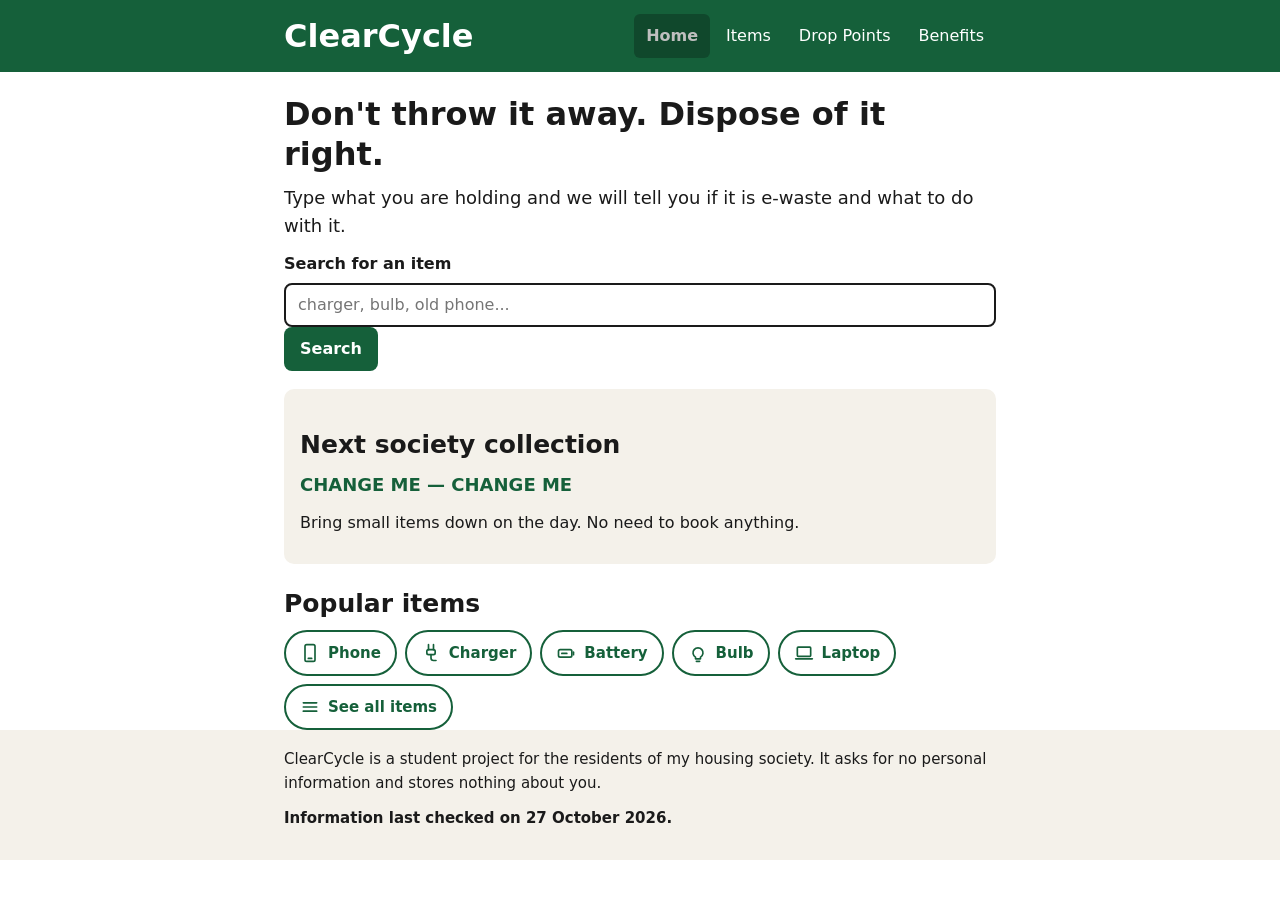
<file: index.html>
<!DOCTYPE html>
<html lang="en">
<head>
<meta charset="UTF-8">
<meta name="viewport" content="width=device-width, initial-scale=1">
<title>Home — ClearCycle</title>
<link rel="stylesheet" href="style.css">
</head>
<body>
<header>
  <div class="wrap bar">
    <a class="brand" href="index.html">ClearCycle</a>
    <nav aria-label="Main">
      <ul>
        <li><a href="index.html" aria-current="page">Home</a></li>
        <li><a href="items.html">Items</a></li>
        <li><a href="droppoints.html">Drop Points</a></li>
        <li><a href="benefits.html">Benefits</a></li>
      </ul>
    </nav>
  </div>
</header>
<main class="wrap">
  <h1>Don't throw it away. Dispose of it right.</h1>
  <p class="lede">Type what you are holding and we will tell you if it is
     e-waste and what to do with it.</p>

  <label class="search-label" for="home-search">Search for an item</label>
  <input class="search-box" type="search" id="home-search"
         placeholder="charger, bulb, old phone...">
  <p><a class="btn" href="items.html" id="go">Search</a></p>

  <section class="panel">
    <h2>Next society collection</h2>
    <p class="collection-date" id="collection-date">Loading...</p>
    <p>Bring small items down on the day. No need to book anything.</p>
  </section>

  <h2>Popular items</h2>
  <ul class="quick">
    <li><a href="items.html?q=phone"><svg class="ic" viewBox="0 0 24 24" aria-hidden="true"><rect x="6" y="2" width="12" height="20" rx="2"/><line x1="10" y1="18.5" x2="14" y2="18.5"/></svg>Phone</a></li>
    <li><a href="items.html?q=charger"><svg class="ic" viewBox="0 0 24 24" aria-hidden="true"><path d="M9 2v6M15 2v6"/><rect x="7" y="8" width="10" height="6" rx="2"/><path d="M12 14v4a3 3 0 0 0 3 3h3"/></svg>Charger</a></li>
    <li><a href="items.html?q=battery"><svg class="ic" viewBox="0 0 24 24" aria-hidden="true"><rect x="3" y="8" width="16" height="9" rx="2"/><line x1="21" y1="11" x2="21" y2="14"/><line x1="7" y1="12.5" x2="13" y2="12.5"/></svg>Battery</a></li>
    <li><a href="items.html?q=bulb"><svg class="ic" viewBox="0 0 24 24" aria-hidden="true"><path d="M9 17a6 6 0 1 1 6 0v2H9z"/><line x1="10" y1="22" x2="14" y2="22"/></svg>Bulb</a></li>
    <li><a href="items.html?q=laptop"><svg class="ic" viewBox="0 0 24 24" aria-hidden="true"><rect x="4" y="5" width="16" height="11" rx="1"/><line x1="2" y1="19" x2="22" y2="19"/></svg>Laptop</a></li>
    <li><a href="items.html"><svg class="ic" viewBox="0 0 24 24" aria-hidden="true"><line x1="4" y1="7" x2="20" y2="7"/><line x1="4" y1="12" x2="20" y2="12"/><line x1="4" y1="17" x2="20" y2="17"/></svg>See all items</a></li>
  </ul>
</main>
<footer>
  <div class="wrap">
    <p>ClearCycle is a student project for the residents of my housing society.
       It asks for no personal information and stores nothing about you.</p>
    <p class="updated"></p>
  </div>
</footer>
<script src="data.js"></script>
<script src="app.js"></script>
</body>
</html>
</file>
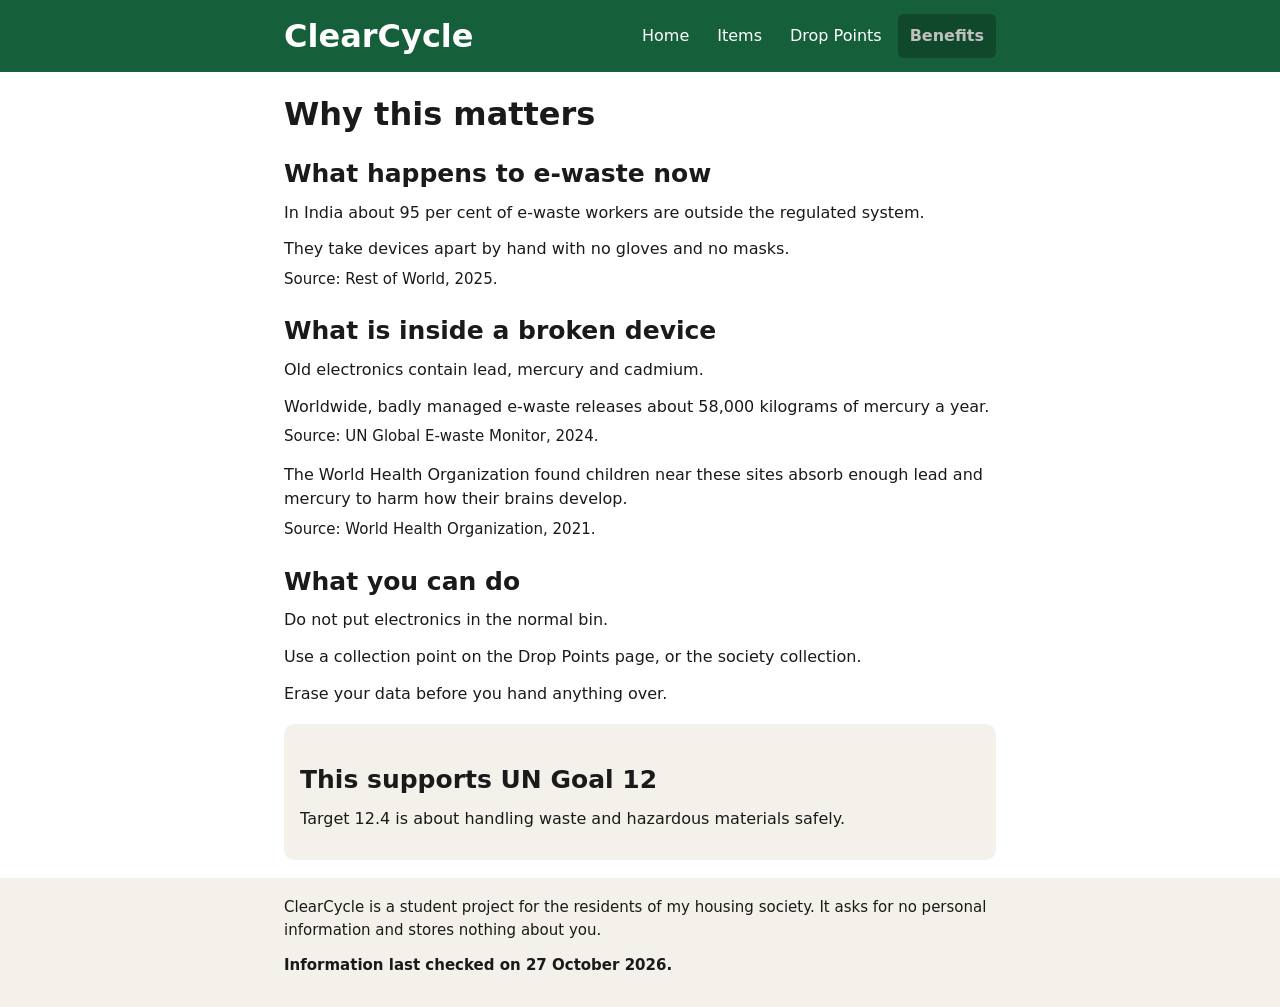
<file: benefits.html>
<!DOCTYPE html>
<html lang="en">
<head>
<meta charset="UTF-8">
<meta name="viewport" content="width=device-width, initial-scale=1">
<title>Benefits — ClearCycle</title>
<link rel="stylesheet" href="style.css">
</head>
<body>
<header>
  <div class="wrap bar">
    <a class="brand" href="index.html">ClearCycle</a>
    <nav aria-label="Main">
      <ul>
        <li><a href="index.html">Home</a></li>
        <li><a href="items.html">Items</a></li>
        <li><a href="droppoints.html">Drop Points</a></li>
        <li><a href="benefits.html" aria-current="page">Benefits</a></li>
      </ul>
    </nav>
  </div>
</header>
<main class="wrap">
  <h1>Why this matters</h1>

  <h2>What happens to e-waste now</h2>
  <p>In India about 95 per cent of e-waste workers are outside the regulated system.</p>
  <p>They take devices apart by hand with no gloves and no masks.</p>
  <p class="src">Source: Rest of World, 2025.</p>

  <h2>What is inside a broken device</h2>
  <p>Old electronics contain lead, mercury and cadmium.</p>
  <p>Worldwide, badly managed e-waste releases about 58,000 kilograms of mercury a year.</p>
  <p class="src">Source: UN Global E-waste Monitor, 2024.</p>
  <p>The World Health Organization found children near these sites absorb enough
     lead and mercury to harm how their brains develop.</p>
  <p class="src">Source: World Health Organization, 2021.</p>

  <h2>What you can do</h2>
  <p>Do not put electronics in the normal bin.</p>
  <p>Use a collection point on the Drop Points page, or the society collection.</p>
  <p>Erase your data before you hand anything over.</p>

  <section class="panel">
    <h2>This supports UN Goal 12</h2>
    <p>Target 12.4 is about handling waste and hazardous materials safely.</p>
  </section>
</main>
<footer>
  <div class="wrap">
    <p>ClearCycle is a student project for the residents of my housing society.
       It asks for no personal information and stores nothing about you.</p>
    <p class="updated"></p>
  </div>
</footer>
<script src="data.js"></script>
<script src="app.js"></script>
</body>
</html>
</file>
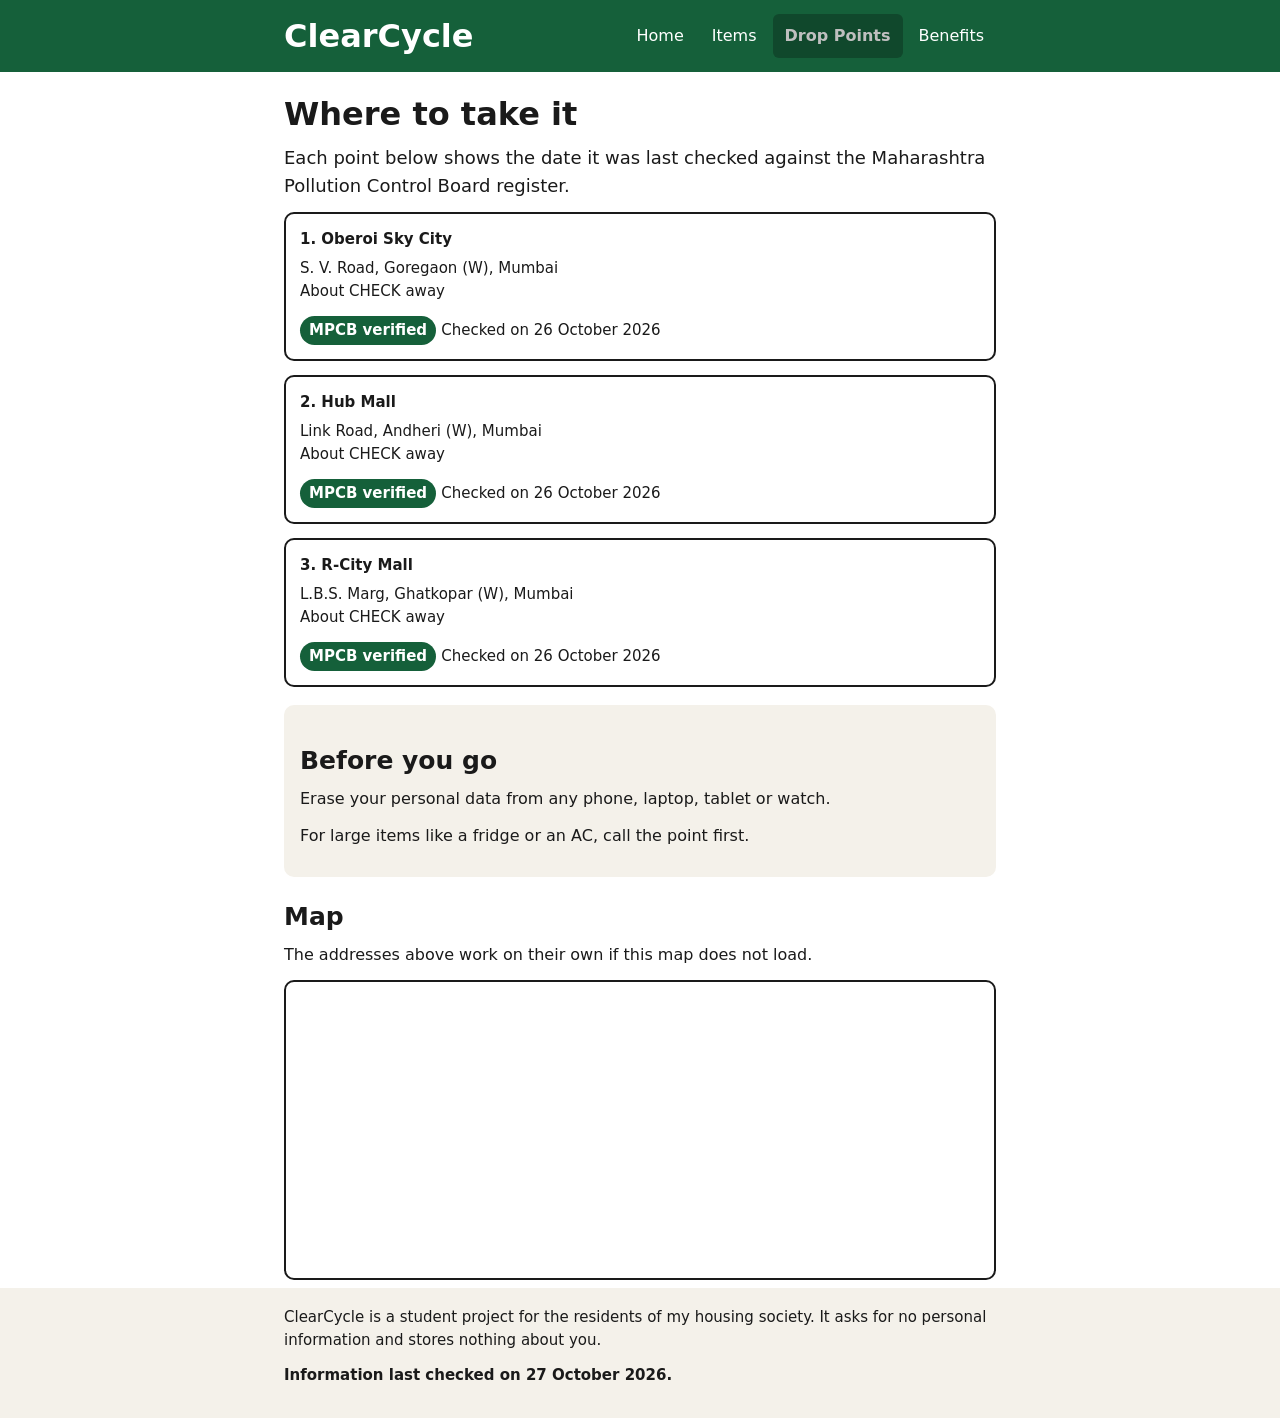
<file: droppoints.html>
<!DOCTYPE html>
<html lang="en">
<head>
<meta charset="UTF-8">
<meta name="viewport" content="width=device-width, initial-scale=1">
<title>Drop Points — ClearCycle</title>
<link rel="stylesheet" href="style.css">
</head>
<body>
<header>
  <div class="wrap bar">
    <a class="brand" href="index.html">ClearCycle</a>
    <nav aria-label="Main">
      <ul>
        <li><a href="index.html">Home</a></li>
        <li><a href="items.html">Items</a></li>
        <li><a href="droppoints.html" aria-current="page">Drop Points</a></li>
        <li><a href="benefits.html">Benefits</a></li>
      </ul>
    </nav>
  </div>
</header>
<main class="wrap">
  <h1>Where to take it</h1>
  <p class="lede">Each point below shows the date it was last checked against
     the Maharashtra Pollution Control Board register.</p>

  <div id="points"></div>

  <section class="panel">
    <h2>Before you go</h2>
    <p>Erase your personal data from any phone, laptop, tablet or watch.</p>
    <p>For large items like a fridge or an AC, call the point first.</p>
  </section>

  <h2>Map</h2>
  <p>The addresses above work on their own if this map does not load.</p>
  <iframe class="map" loading="lazy" title="Map of Mumbai drop off points"
    src="https://www.openstreetmap.org/export/embed.html?bbox=72.80%2C19.08%2C72.93%2C19.15&amp;layer=mapnik">
  </iframe>
</main>
<footer>
  <div class="wrap">
    <p>ClearCycle is a student project for the residents of my housing society.
       It asks for no personal information and stores nothing about you.</p>
    <p class="updated"></p>
  </div>
</footer>
<script src="data.js"></script>
<script src="app.js"></script>
</body>
</html>
</file>
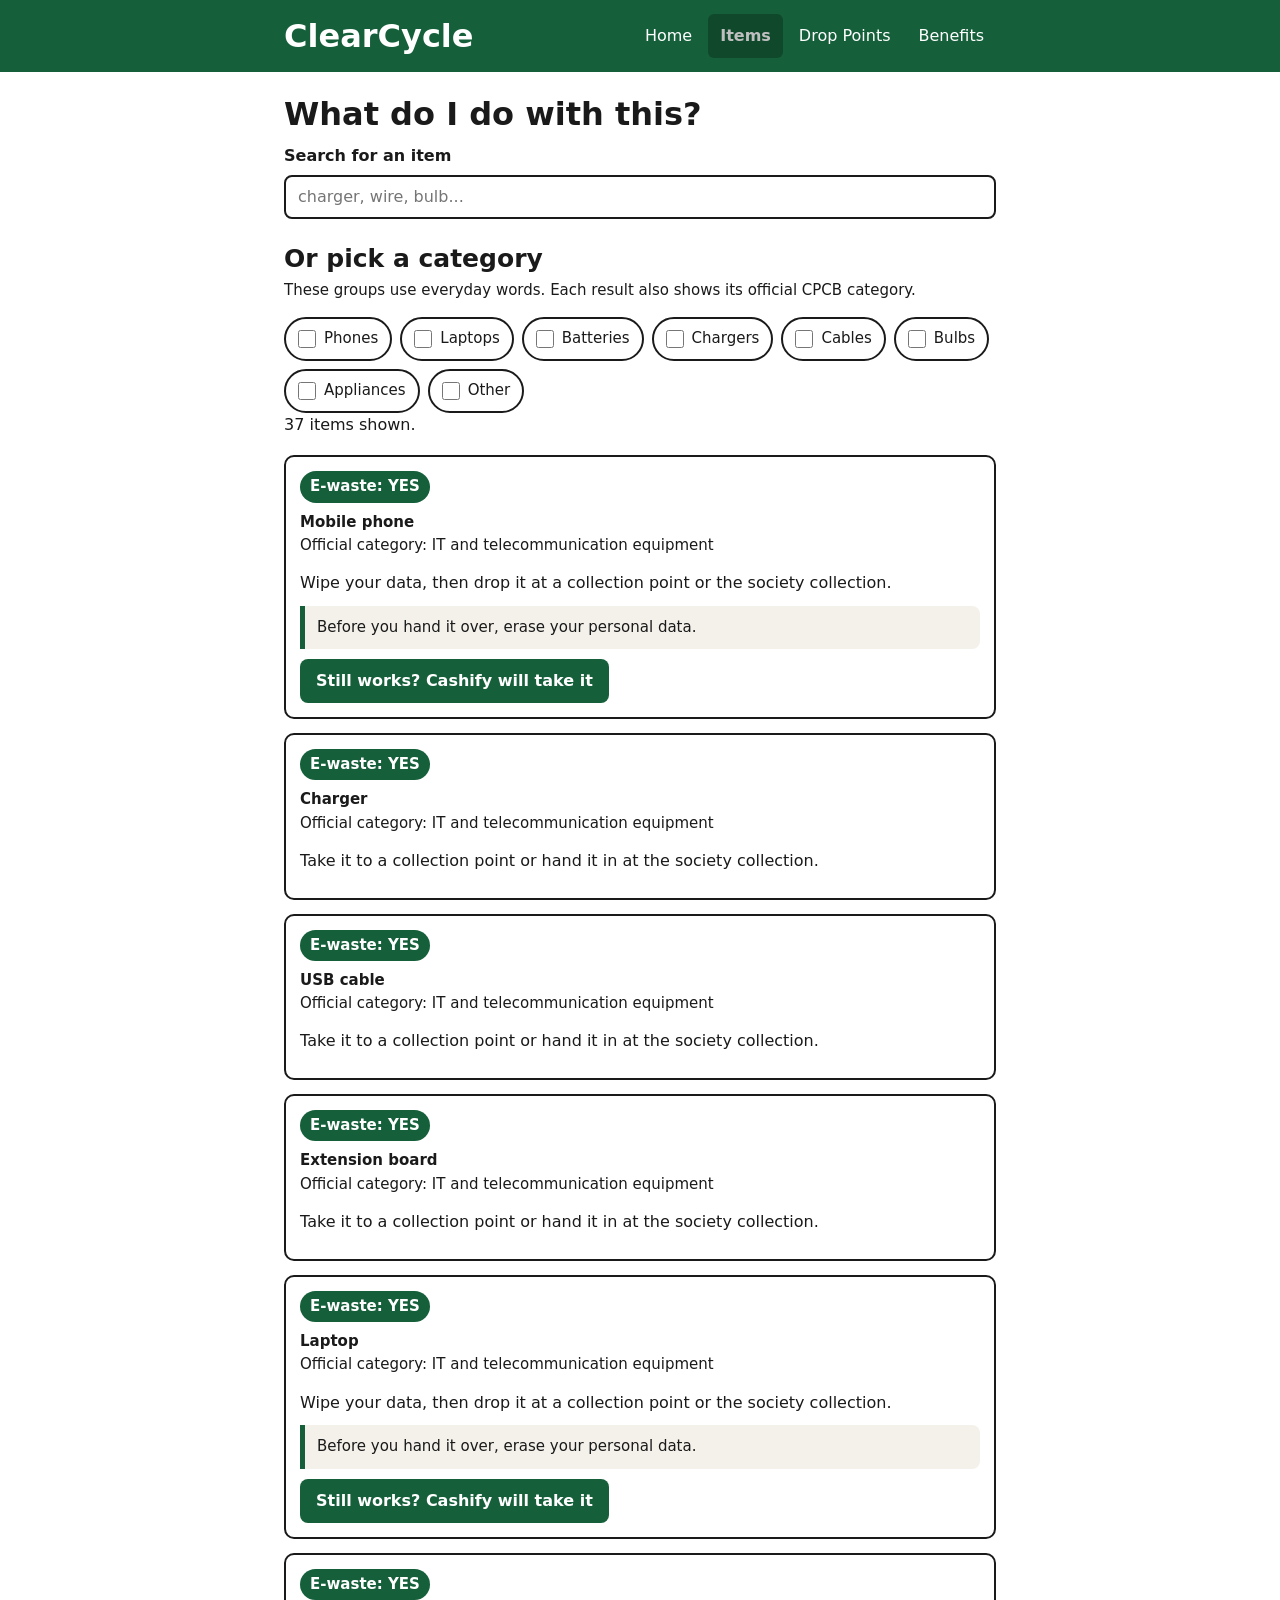
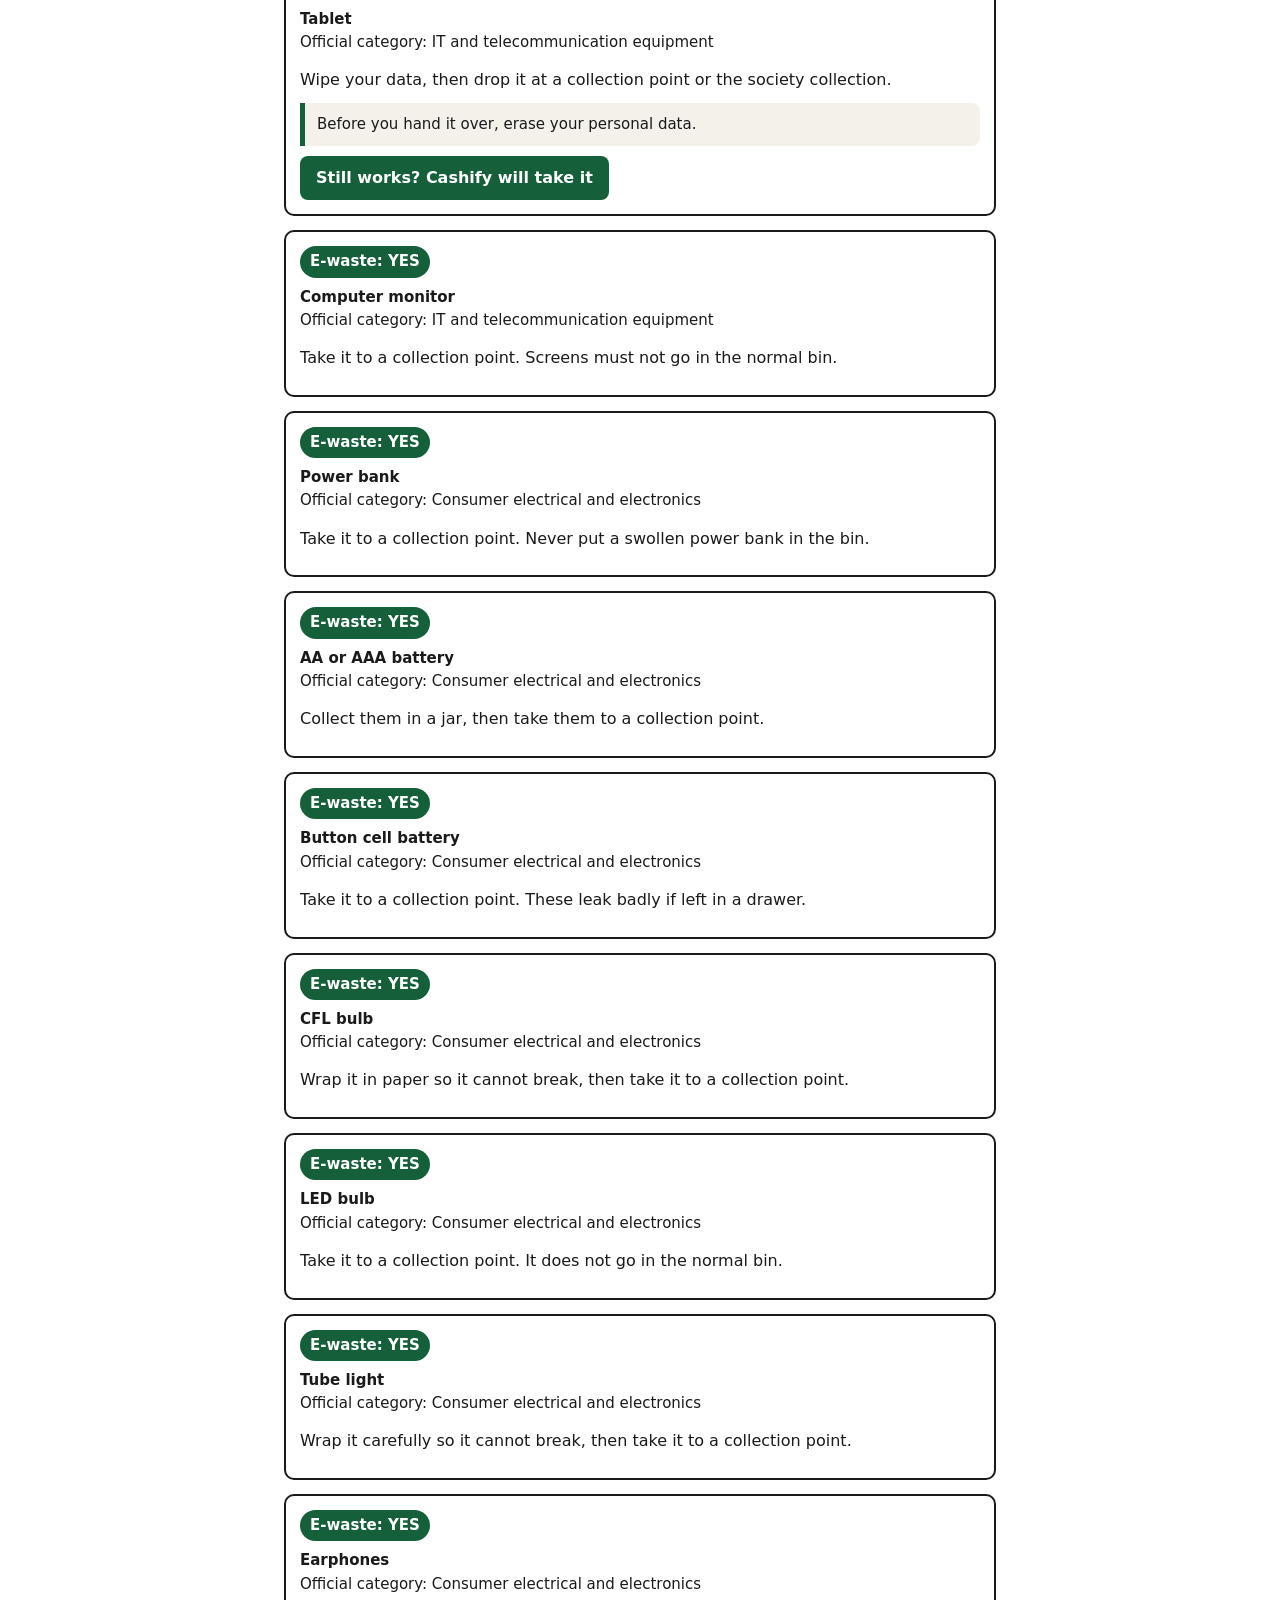
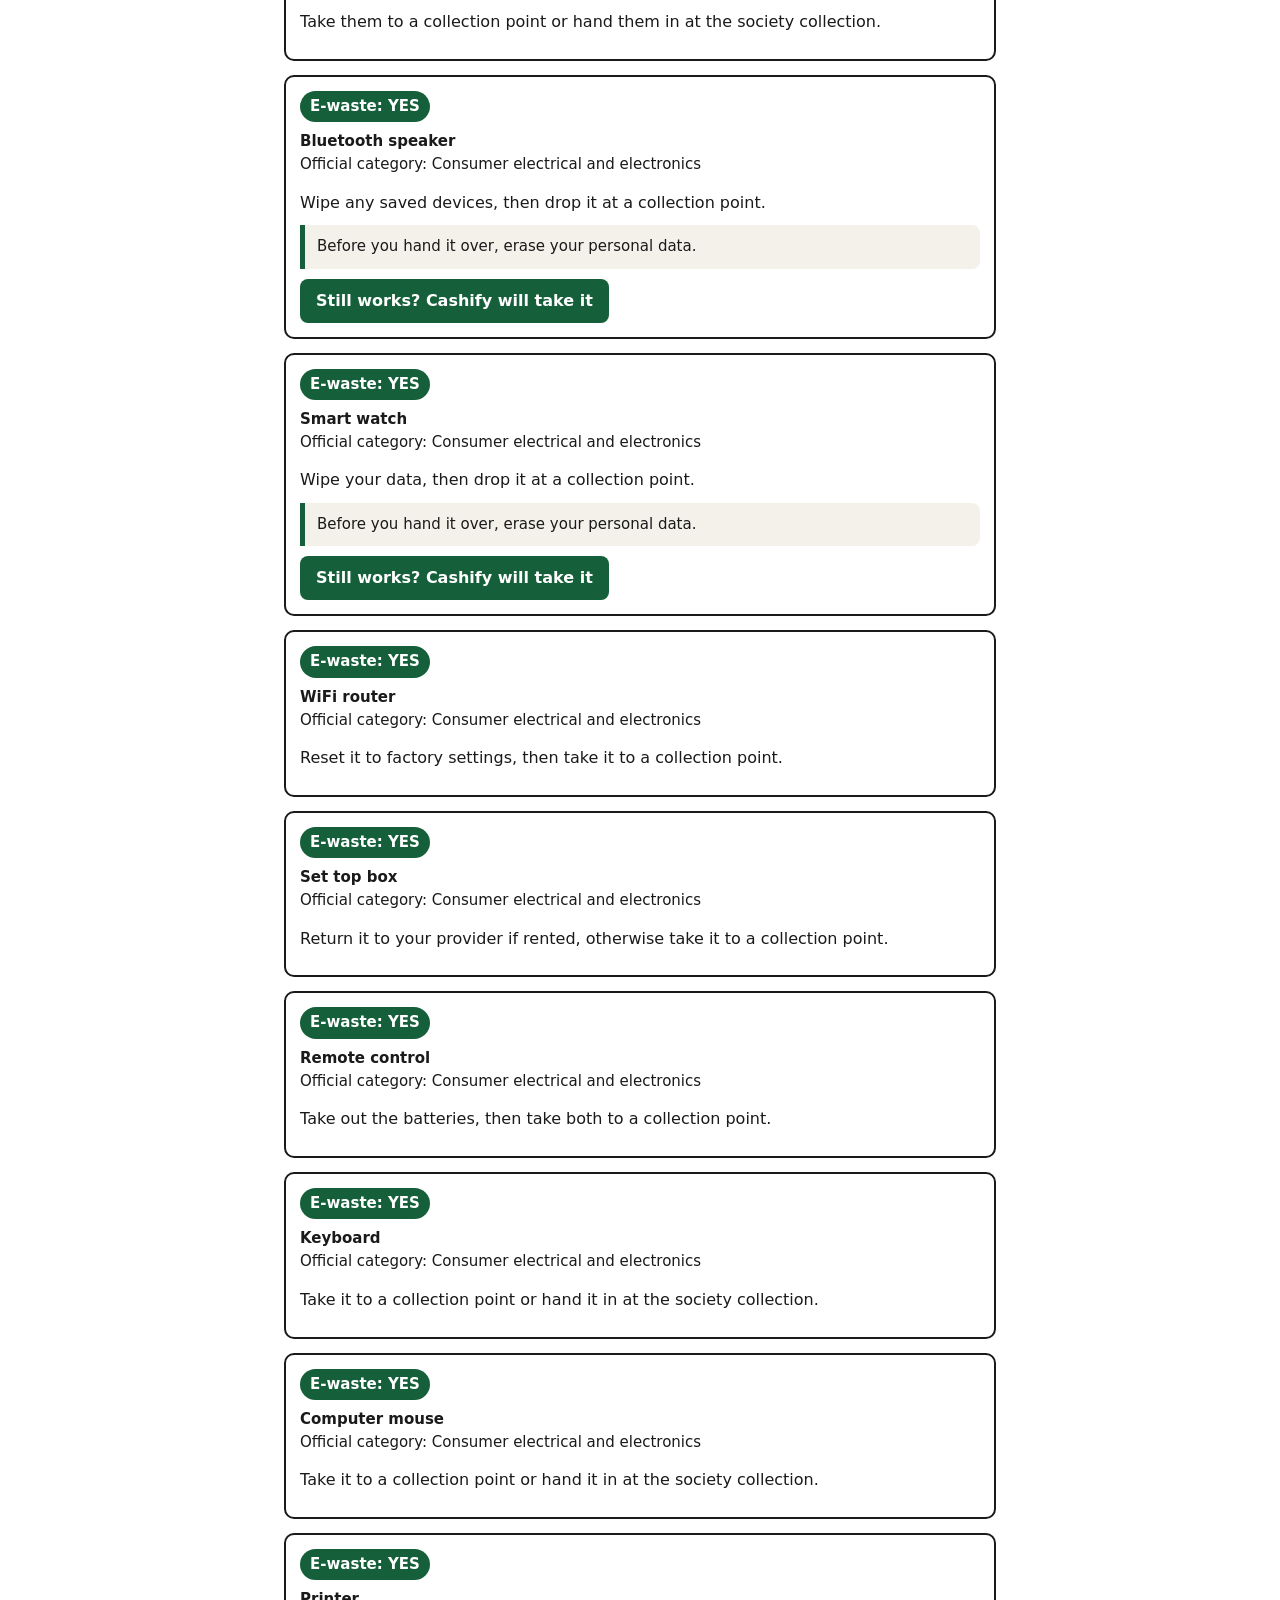
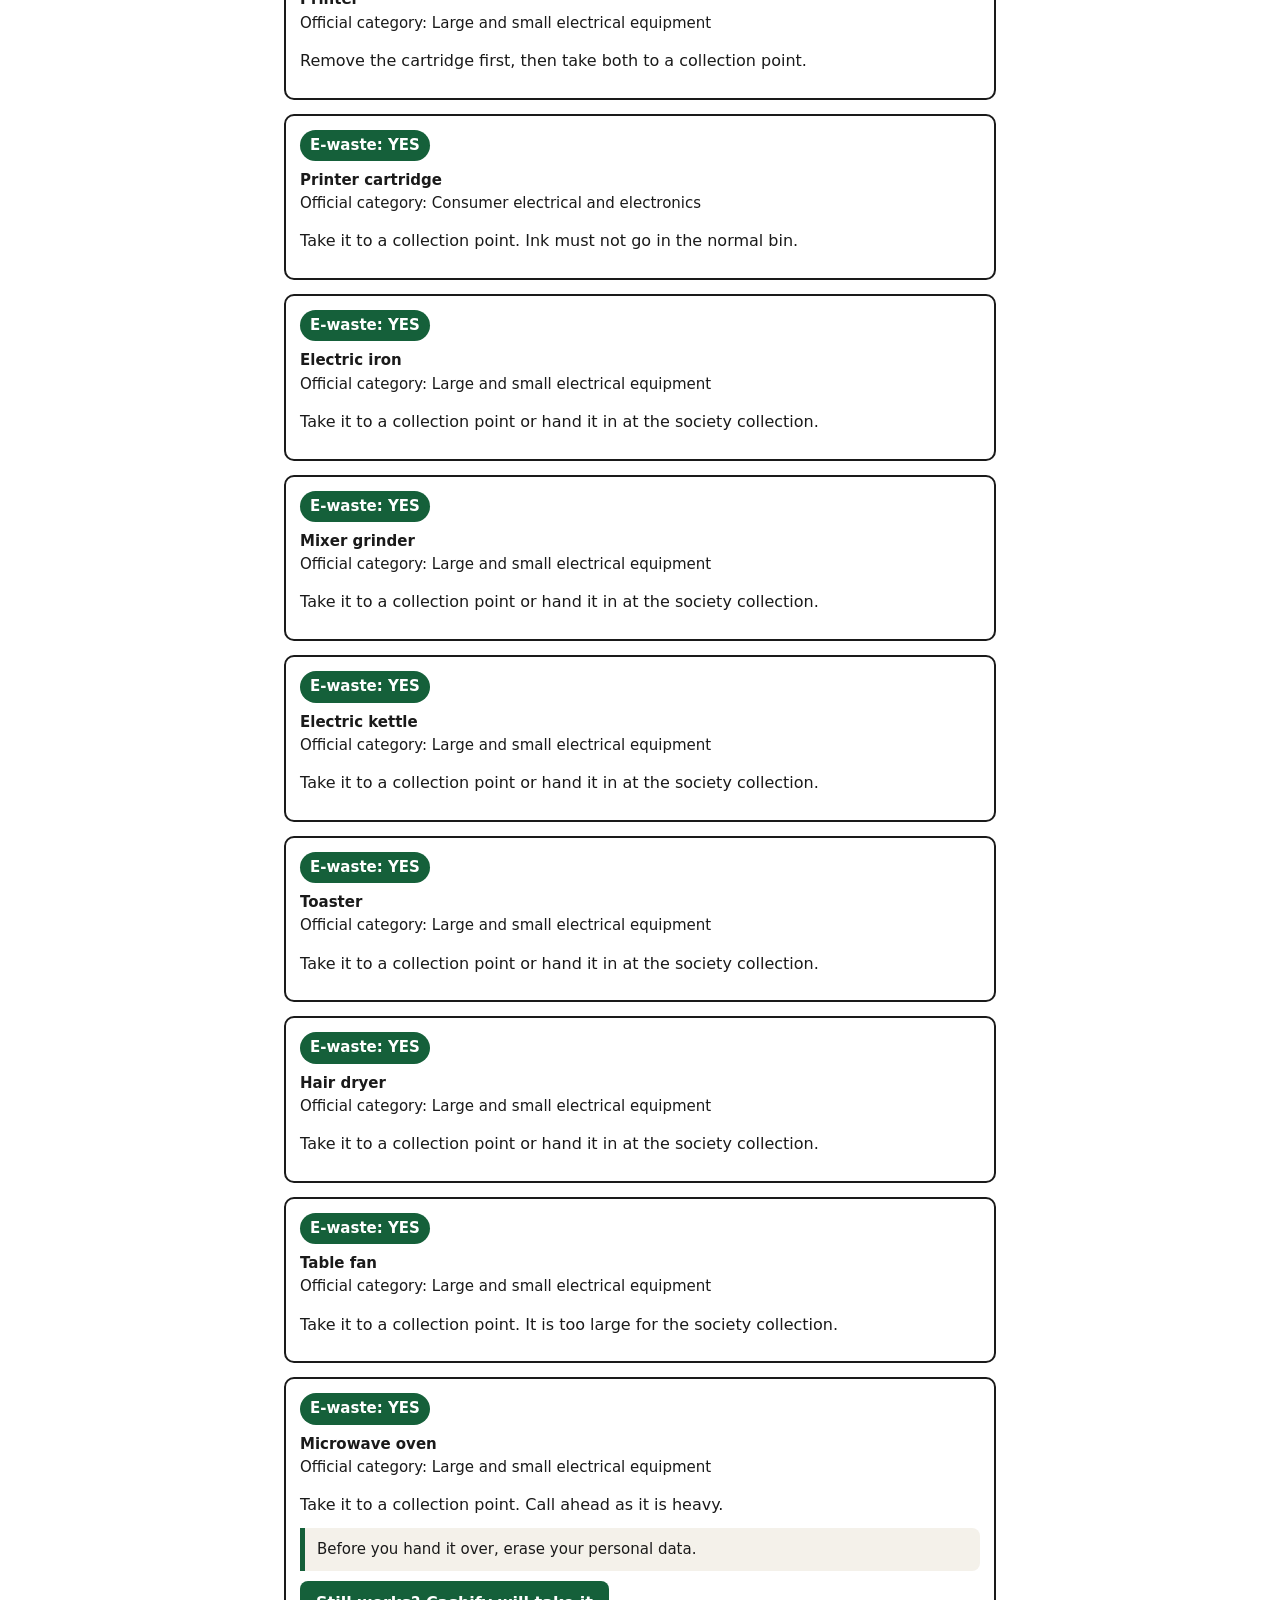
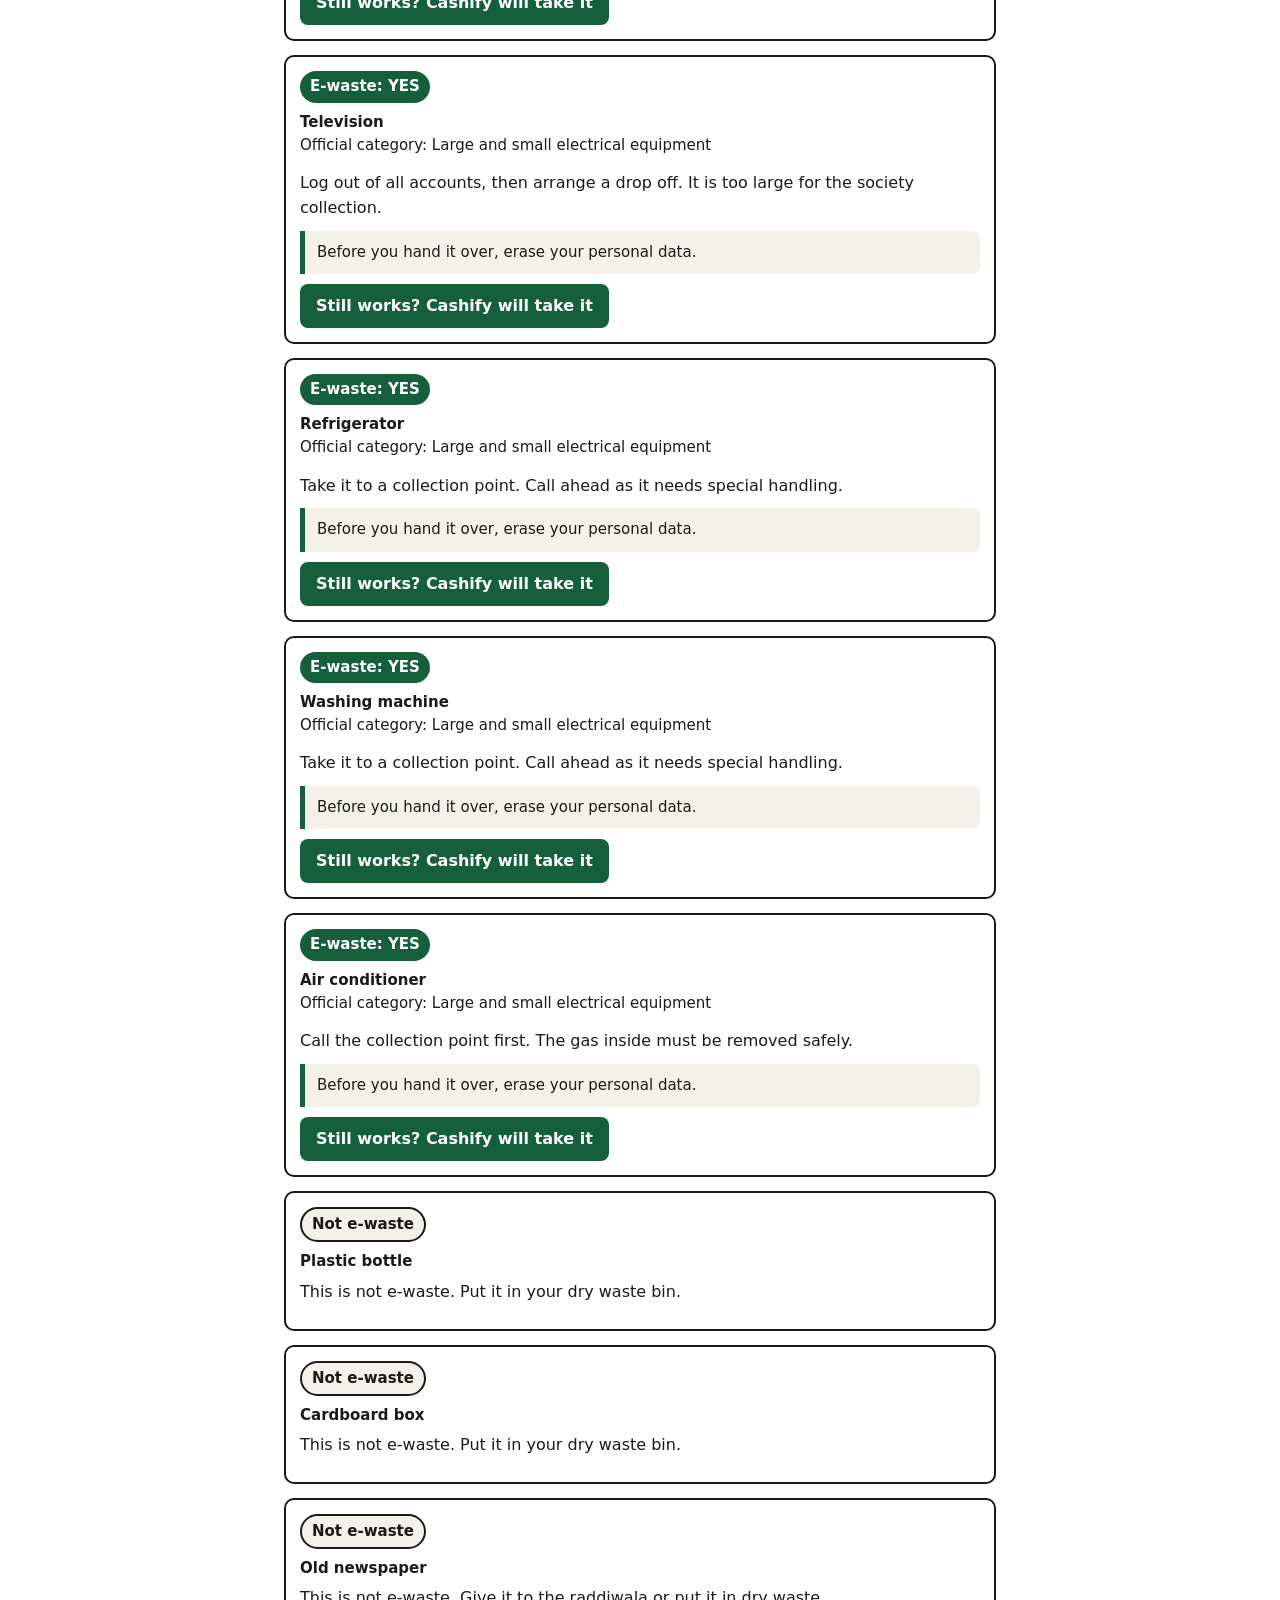
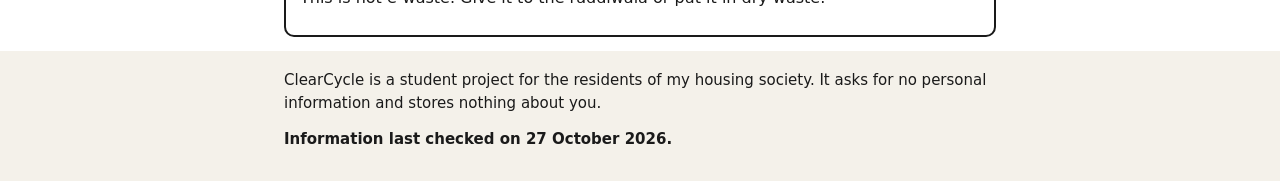
<file: items.html>
<!DOCTYPE html>
<html lang="en">
<head>
<meta charset="UTF-8">
<meta name="viewport" content="width=device-width, initial-scale=1">
<title>Items — ClearCycle</title>
<link rel="stylesheet" href="style.css">
</head>
<body>
<header>
  <div class="wrap bar">
    <a class="brand" href="index.html">ClearCycle</a>
    <nav aria-label="Main">
      <ul>
        <li><a href="index.html">Home</a></li>
        <li><a href="items.html" aria-current="page">Items</a></li>
        <li><a href="droppoints.html">Drop Points</a></li>
        <li><a href="benefits.html">Benefits</a></li>
      </ul>
    </nav>
  </div>
</header>
<main class="wrap">
  <h1>What do I do with this?</h1>

  <label class="search-label" for="search">Search for an item</label>
  <input class="search-box" type="search" id="search"
         placeholder="charger, wire, bulb...">

  <h2>Or pick a category</h2>
  <p class="src">These groups use everyday words. Each result also shows its
     official CPCB category.</p>
  <ul class="cats">
    <li><label><input type="checkbox" value="Phones">Phones</label></li>
    <li><label><input type="checkbox" value="Laptops">Laptops</label></li>
    <li><label><input type="checkbox" value="Batteries">Batteries</label></li>
    <li><label><input type="checkbox" value="Chargers">Chargers</label></li>
    <li><label><input type="checkbox" value="Cables">Cables</label></li>
    <li><label><input type="checkbox" value="Bulbs">Bulbs</label></li>
    <li><label><input type="checkbox" value="Appliances">Appliances</label></li>
    <li><label><input type="checkbox" value="Other">Other</label></li>
  </ul>

  <p id="count" aria-live="polite"></p>
  <div class="results" id="results"></div>
</main>
<footer>
  <div class="wrap">
    <p>ClearCycle is a student project for the residents of my housing society.
       It asks for no personal information and stores nothing about you.</p>
    <p class="updated"></p>
  </div>
</footer>
<script src="data.js"></script>
<script src="app.js"></script>
</body>
</html>
</file>
<file: style.css>
/* ClearCycle — mobile first, 375px base, one media query at 768px */

:root {
  /* three colours plus white */
  --ink:   #1a1a1a;   /* text            17.4:1 on white */
  --green: #15603a;   /* brand            7.6:1 on white */
  --sand:  #f4f1ea;   /* panel background              */
  --white: #ffffff;

  --body: 16px;
  --small: 15px;
  --lede: 18px;
  --head: 26px;
  --h2:   25px;
  --tap:  44px;
}

* { box-sizing: border-box; margin: 0; padding: 0; }

html { -webkit-text-size-adjust: 100%; }

body {
  font-family: system-ui, -apple-system, "Segoe UI", Roboto, Arial, sans-serif;
  font-size: var(--body);
  line-height: 1.55;
  color: var(--ink);
  background: var(--white);
  overflow-x: hidden;
}

.wrap { width: 100%; max-width: 760px; margin: 0 auto; padding: 0 16px; }

/* ---------- header and nav ---------- */

header { background: var(--green); padding: 14px 0; }

.brand {
  color: var(--white);
  font-size: var(--head);
  font-weight: 700;
  text-decoration: none;
  display: inline-block;
  min-height: var(--tap);
  line-height: var(--tap);
}

nav ul { list-style: none; display: flex; flex-wrap: wrap; gap: 4px; }

nav a {
  display: block;
  color: var(--white);
  text-decoration: none;
  font-size: var(--body);
  padding: 10px 12px;
  min-height: var(--tap);
  line-height: 24px;
  border-radius: 6px;
}

nav a:hover, nav a:focus { background: var(--green); filter: brightness(0.75);
                           outline: 2px solid var(--white); }

nav a[aria-current="page"] { background: var(--green); filter: brightness(0.75);
                             font-weight: 700; }

/* ---------- headings and text ---------- */

h1 { font-size: var(--head); line-height: 1.25; margin: 22px 0 10px; }
h2 { font-size: var(--h2); line-height: 1.3; margin: 24px 0 10px; }
h3 { font-size: var(--small); margin: 0 0 6px; }
p  { margin: 0 0 12px; }

main { padding-bottom: 40px; }

.lede { font-size: var(--lede); }

/* ---------- search ---------- */

.search-label { display: block; font-weight: 700; margin: 0 0 6px; }

.search-box {
  width: 100%;
  min-height: var(--tap);
  font-size: var(--body);
  font-family: inherit;
  color: var(--ink);
  padding: 10px 12px;
  border: 2px solid var(--ink);
  border-radius: 8px;
  background: var(--white);
}

.search-box:focus { outline: 3px solid var(--green); outline-offset: 1px; }

/* ---------- panels ---------- */

.panel {
  background: var(--sand);
  border-radius: 10px;
  padding: 16px;
  margin: 18px 0;
}

.collection-date { font-size: var(--lede); font-weight: 700; color: var(--green); }

/* ---------- category checkboxes ---------- */

.cats { list-style: none; display: flex; flex-wrap: wrap; gap: 8px; margin: 10px 0 0; }

.cats li { flex: 1 1 auto; }

.cats label {
  display: flex;
  align-items: center;
  gap: 8px;
  min-height: var(--tap);
  padding: 6px 12px;
  background: var(--white);
  border: 2px solid var(--ink);
  border-radius: 999px;
  cursor: pointer;
  font-size: var(--small);
}

.cats input { width: 18px; height: 18px; accent-color: var(--green); }

/* ---------- result cards ---------- */

.results { margin-top: 18px; }

.card {
  border: 2px solid var(--ink);
  border-radius: 10px;
  padding: 14px;
  margin-bottom: 14px;
  background: var(--white);
}

.tag {
  display: inline-block;
  font-size: var(--small);
  font-weight: 700;
  padding: 4px 10px;
  border-radius: 999px;
  margin-bottom: 8px;
}

.tag-yes { background: var(--green); color: var(--white); }
.tag-no  { background: var(--sand);  color: var(--ink); border: 2px solid var(--ink); }

.todo { margin: 0 0 10px; }

.note {
  background: var(--sand);
  border-left: 5px solid var(--green);
  padding: 10px 12px;
  border-radius: 0 8px 8px 0;
  font-size: var(--small);
  margin-bottom: 10px;
}

.btn {
  display: inline-block;
  min-height: var(--tap);
  line-height: 28px;
  padding: 8px 16px;
  background: var(--green);
  color: var(--white);
  text-decoration: none;
  font-weight: 700;
  border-radius: 8px;
}

.btn:hover, .btn:focus { background: var(--green); filter: brightness(0.75);
                         outline: 2px solid var(--ink); }

/* ---------- empty state ---------- */

.empty {
  border: 2px dashed var(--ink);
  border-radius: 10px;
  padding: 18px;
  text-align: center;
  background: var(--sand);
}

/* ---------- drop points ---------- */

.point { border: 2px solid var(--ink); border-radius: 10px; padding: 14px; margin-bottom: 14px; }
.point .meta { font-size: var(--small); }
.verified { display: inline-block; background: var(--green); color: var(--white);
            font-size: var(--small); font-weight: 700; padding: 3px 9px; border-radius: 999px; }

.map { width: 100%; height: 300px; border: 2px solid var(--ink); border-radius: 10px; }

/* ---------- popular items ---------- */

.quick { list-style: none; display: flex; flex-wrap: wrap; gap: 8px; margin-top: 10px; }

.quick a {
  display: block;
  min-height: var(--tap);
  line-height: 30px;
  padding: 6px 14px;
  border: 2px solid var(--green);
  border-radius: 999px;
  color: var(--green);
  text-decoration: none;
  font-weight: 700;
  font-size: var(--small);
}

.quick a:hover, .quick a:focus { background: var(--green); color: var(--white); }

/* ---------- footer ---------- */

footer { background: var(--sand); padding: 18px 0; font-size: var(--small); }

/* ---------- 768px and wider ---------- */

@media (min-width: 768px) {
  :root { --head: 32px; }
  .wrap { padding: 0 24px; }
  .bar { display: flex; align-items: center; justify-content: space-between; }
  .cats li { flex: 0 0 auto; }
}

/* inline icons: drawn in code so there are no image files to load */
.ic { width: 20px; height: 20px; vertical-align: -4px; margin-right: 8px;
      fill: none; stroke: currentColor; stroke-width: 2;
      stroke-linecap: round; stroke-linejoin: round; }
.quick a { display: inline-flex; align-items: center; }

/* source lines and the last-checked note */
.src { font-size: var(--small); color: var(--ink); margin: -6px 0 14px; }
.updated { font-weight: 700; margin-top: 8px; }
</file>
